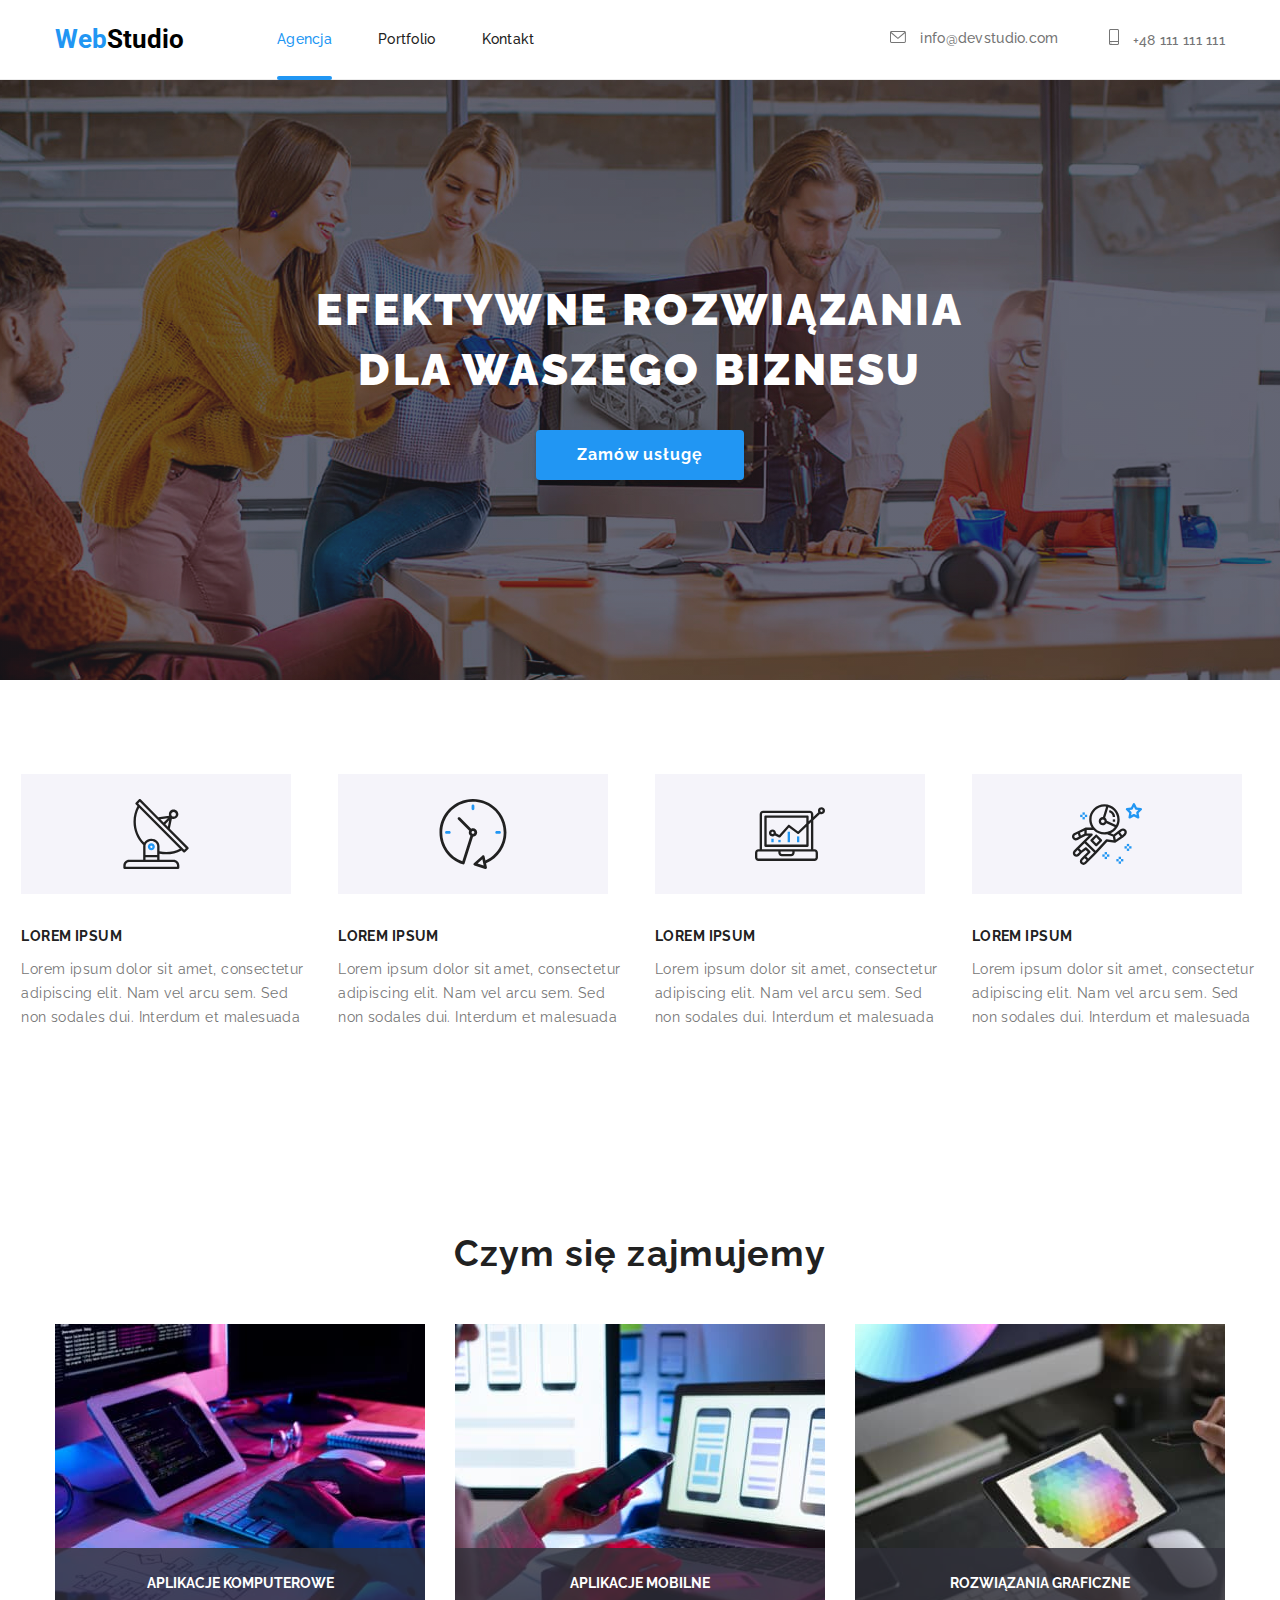
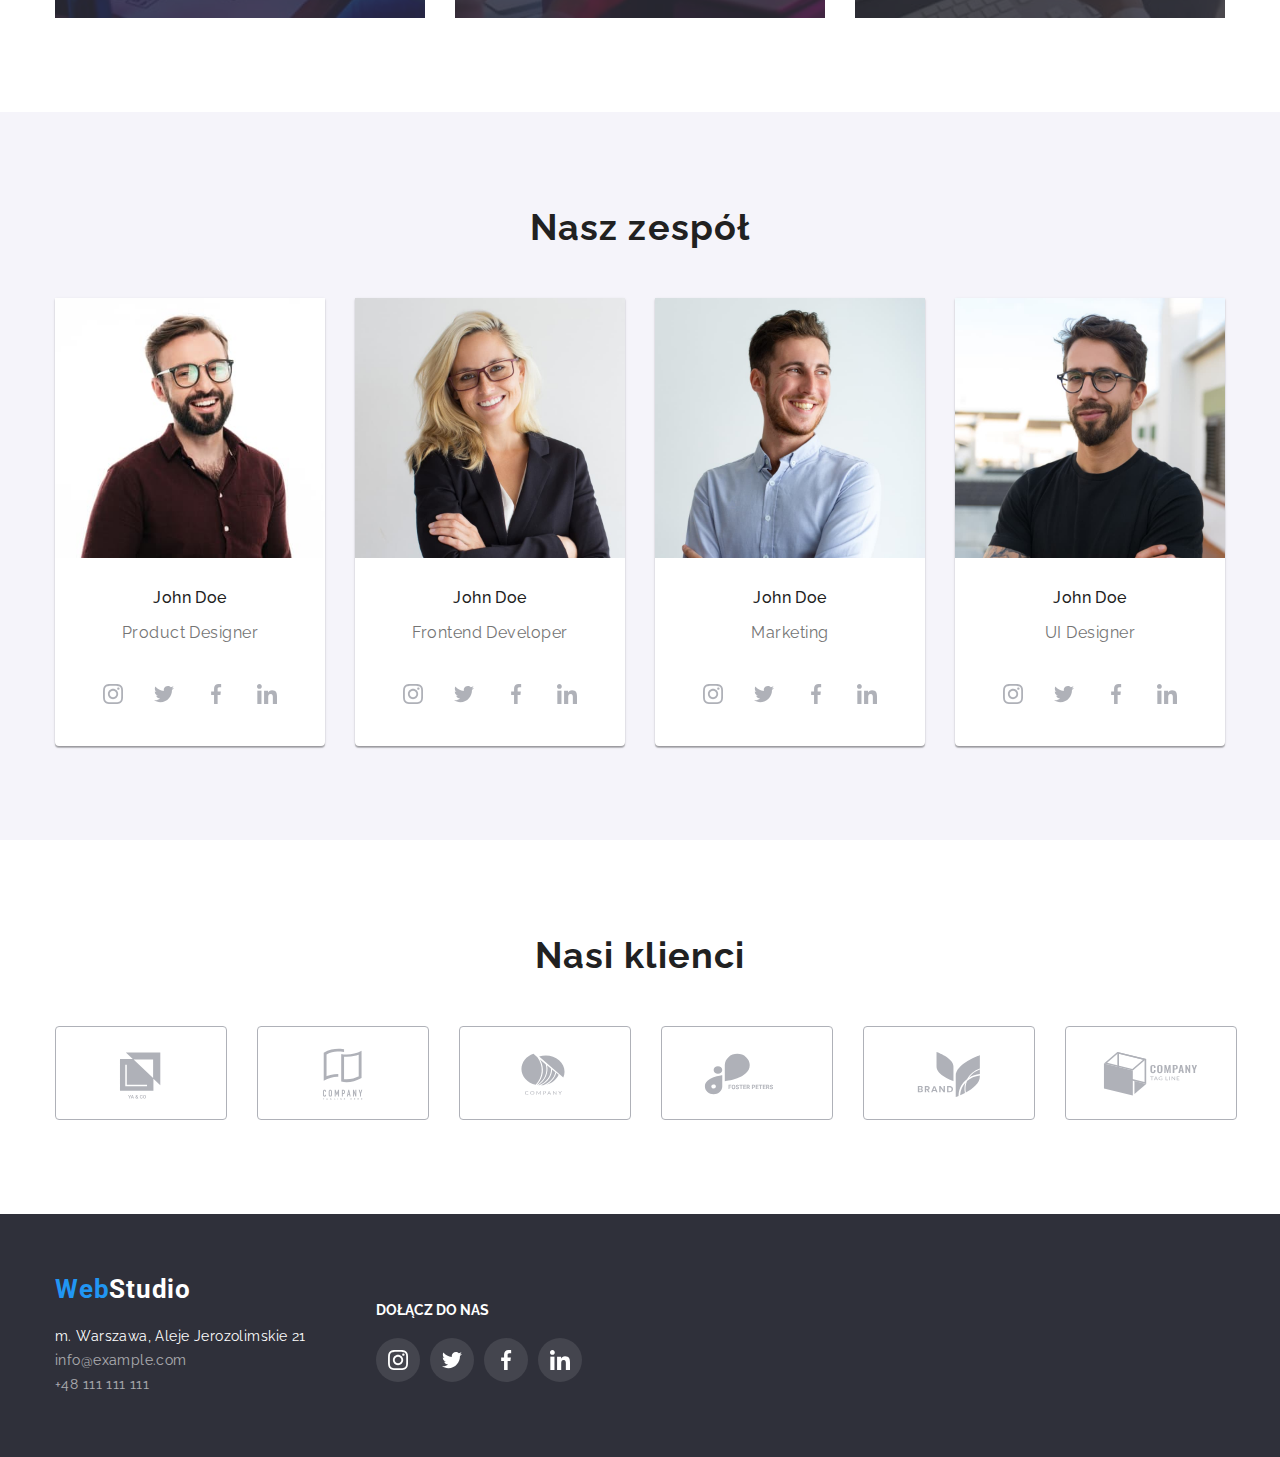
<file: index.html>
<!DOCTYPE html>
<html lang="pl">
<head>
    <meta charset="UTF-8">
    <meta http-equiv="X-UA-Compatible" content="IE=edge">
    <meta name="viewport" content="width=device-width, initial-scale=1.0">
    <title>Homework05</title>
    <link rel="stylesheet" href="https://cdnjs.cloudflare.com/ajax/libs/animate.css/4.1.1/animate.min.css"/>
    <link rel="stylesheet" href="https://cdnjs.cloudflare.com/ajax/libs/modern-normalize/1.0.0/modern-normalize.min.css"/>
    <link rel="stylesheet" href="./css/styles.css"/>
    <link rel="preconnect" href="https://fonts.googleapis.com">
    <link rel="preconnect" href="https://fonts.gstatic.com" crossorigin>
    <link href="https://fonts.googleapis.com/css2?family=Raleway:wght@700&family=Roboto:wght@400;500;700;900&display=swap" rel="stylesheet">
</head>
<body>
<!-- HEADER START -->
    <header class="header section">
        <div class="container">
            <nav class="navigation">
            <a class="logo-studio" href="index.html"><span class="logo-web">Web</span>Studio</a>
                <ul class="header-nav">
                    <li class="header-nav-list"><a class="header-nav-item header-nav-underline" href="index.html">Agencja</a></li>
                    <li class="header-nav-list"><a class="header-nav-item" href="portfolio.html">Portfolio</a></li>
                    <li class="header-nav-list"><a class="header-nav-item" href="#">Kontakt</a></li>
                </ul>
            </nav>
            <ul class="header-contacts">
                <li class="header-contacts-list"><a class="header-contacts-item" href="mailto:info@devstudio.com">
                    <svg class="contact-icon" width="16" height="12">
                        <use href="./images/sprite.svg#icon-envelope"></use>
                    </svg>
                    info@devstudio.com</a></li>
                <li class="header-contacts-list"><a class="header-contacts-item" href="tel:48111111111">
                    <svg class="contact-icon" width="10" height="16">
                        <use href="./images/sprite.svg#icon-smartphone"></use>
                    </svg>
                    +48 111 111 111</a></li>
            </ul>
        </div>
    </header>
<!-- HEADER END -->
    <main>
<!-- HERO START -->
    <section class="hero section">
    <div class="container">
        <h1 class="text-h1">EFEKTYWNE ROZWIĄZANIA DLA WASZEGO BIZNESU </h1>
        <button class="button-main"
        type="button" data-modal-open>Zamów usługę</button>
    </div>
    </section>
<!-- HERO END -->

<!-- MAIN START -->
<!-- Nasze atuty -->
    <section class="nasze-atuty section">
    <div class="container">
        <ul class="atuty-list">
            <li class="atuty-item">
                <svg class="atuty-icon" width="70" height="70">
                    <use href="./images/sprite.svg#icon-antenna"></use>
                </svg>
                <h3 class="atuty-header">LOREM IPSUM</h3>
                <p class="atuty-text">Lorem ipsum dolor sit amet, consectetur </br>adipiscing elit. Nam vel arcu sem. Sed </br>non sodales dui. Interdum et malesuada</p></li>
            <li class="atuty-item">
                <svg class="atuty-icon" width="70" height="70">
                    <use href="./images/sprite.svg#icon-clock"></use>
                </svg>
                <h3 class="atuty-header">LOREM IPSUM</h3>
                <p class="atuty-text">Lorem ipsum dolor sit amet, consectetur </br>adipiscing elit. Nam vel arcu sem. Sed </br>non sodales dui. Interdum et malesuada</p></li>
            <li class="atuty-item">
                <svg class="atuty-icon" width="70" height="70">
                    <use href="./images/sprite.svg#icon-diagram"></use>
                </svg>
                <h3 class="atuty-header">LOREM IPSUM</h3>
                <p class="atuty-text">Lorem ipsum dolor sit amet, consectetur </br>adipiscing elit. Nam vel arcu sem. Sed </br>non sodales dui. Interdum et malesuada</p></li>
            <li class="atuty-item">
                <svg class="atuty-icon" width="70" height="70">
                    <use href="./images/sprite.svg#icon-astronaut"></use>
                </svg>
                <h3 class="atuty-header">LOREM IPSUM</h3>
                <p class="atuty-text">Lorem ipsum dolor sit amet, consectetur </br>adipiscing elit. Nam vel arcu sem. Sed </br>non sodales dui. Interdum et malesuada</p></li>    
        </ul>
    </div>
    </section>
    <!-- Czym się zajmujemy -->
    <section class="activities section">
        <div class="container">
            <h2 class="text-h2">Czym się zajmujemy</h2>
    <ul class="activities-list no-bullets-list">
        <li class="activities-item">
            <div class="activities-image-container">
                <img src="./images/keyboard.jpg" alt="klawiatura" width='370' height='294'>
                <p class="activities-label">Aplikacje Komputerowe</p>
            </div>
        </li> 
        <li class="activities-item">
            <div class="activities-image-container">
                <img src="./images/laptop.jpg" alt="laptop" width='370' height='294'>
                <p class="activities-label">Aplikacje Mobilne</p>
            </div> 
        </li>
        <li class="activities-item">
            <div class="activities-image-container">
                <img src="./images/tablet.jpg" alt="tablet" width='370' height='294'>
          <p class="activities-label">Rozwiązania Graficzne</p>
            </div>
        </li> 
    </ul>
        </div>
    </section>

    <!-- Nasz zespół -->
    <section class="team section">
        <div class="container">
            <h2 class="text-h2">Nasz zespół</h2>
            <ul class="team-list no-bullets-list">
                <li class="team-item"><img src="./images/personone.jpg" alt="Product Designer" width="270" height="260">
                <h3 class="team-name">John Doe</h3>
                <p class="team-position">Product Designer</p>
                <ul class="social-list no-bullets-list">
                    <li class="social-list-item"><a class="social-list-link" href="#">
                        <svg class="social-icon">
                            <use href="./images/sprite.svg#icon-instagram"></use>
                        </svg>
                        </a></li>
                    <li class="social-list-item"><a class="social-list-link" href="#">
                        <svg class="social-icon">
                            <use href="./images/sprite.svg#icon-twitter"></use>
                        </svg>
                        </a></li>
                    <li class="social-list-item"><a class="social-list-link" href="#">
                        <svg class="social-icon">
                            <use href="./images/sprite.svg#icon-facebook"></use>
                        </svg>
                        </a></li>
                    <li class="social-list-item"><a class="social-list-link" href="#">
                        <svg class="social-icon">
                            <use href="./images/sprite.svg#icon-linkedin"></use>
                        </svg>
                        </a></li>
                </ul>
                </li>
                <li class="team-item"><img src="./images/persontwo.jpg" alt="Frontend Developer" width="270" height="260">
                <h3 class="team-name">John Doe</h3>
                <p class="team-position">Frontend Developer</p>
                <ul class="social-list no-bullets-list">
                    <li class="social-list-item"><a class="social-list-link" href="#">
                        <svg class="social-icon">
                            <use href="./images/sprite.svg#icon-instagram"></use>
                        </svg>
                        </a></li>
                    <li class="social-list-item"><a class="social-list-link" href="#">
                        <svg class="social-icon">
                            <use href="./images/sprite.svg#icon-twitter"></use>
                        </svg>
                        </a></li>
                    <li class="social-list-item"><a class="social-list-link" href="#">
                        <svg class="social-icon">
                            <use href="./images/sprite.svg#icon-facebook"></use>
                        </svg>
                        </a></li>
                    <li class="social-list-item"><a class="social-list-link" href="#">
                        <svg class="social-icon">
                            <use href="./images/sprite.svg#icon-linkedin"></use>
                        </svg>
                        </a></li>
                </ul>
                </li>
                <li class="team-item"><img src="./images/personthree.jpg" alt="Marketing" width="270" height="260">
                <h3 class="team-name">John Doe</h3>
                <p class="team-position">Marketing</p>
                <ul class="social-list no-bullets-list">
                    <li class="social-list-item"><a class="social-list-link" href="#">
                        <svg class="social-icon">
                            <use href="./images/sprite.svg#icon-instagram"></use>
                        </svg>
                        </a></li>
                    <li class="social-list-item"><a class="social-list-link" href="#">
                        <svg class="social-icon">
                            <use href="./images/sprite.svg#icon-twitter"></use>
                        </svg>
                        </a></li>
                    <li class="social-list-item"><a class="social-list-link" href="#">
                        <svg class="social-icon">
                            <use href="./images/sprite.svg#icon-facebook"></use>
                        </svg>
                        </a></li>
                    <li class="social-list-item"><a class="social-list-link" href="#">
                        <svg class="social-icon">
                            <use href="./images/sprite.svg#icon-linkedin"></use>
                        </svg>
                        </a></li>
                </ul>
                </li>
                <li class="team-item"><img src="./images/personfour.jpg" alt="UI Designer" width="270" height="260">
                <h3 class="team-name">John Doe</h3>
                <p class="team-position">UI Designer</p>
                <ul class="social-list no-bullets-list">
                    <li class="social-list-item"><a class="social-list-link" href="#">
                        <svg class="social-icon">
                            <use href="./images/sprite.svg#icon-instagram"></use>
                        </svg>
                        </a></li>
                    <li class="social-list-item"><a class="social-list-link" href="#">
                        <svg class="social-icon">
                            <use href="./images/sprite.svg#icon-twitter"></use>
                        </svg>
                        </a></li>
                    <li class="social-list-item"><a class="social-list-link" href="#">
                        <svg class="social-icon">
                            <use href="./images/sprite.svg#icon-facebook"></use>
                        </svg>
                        </a></li>
                    <li class="social-list-item"><a class="social-list-link" href="#">
                        <svg class="social-icon">
                            <use href="./images/sprite.svg#icon-linkedin"></use>
                        </svg>
                        </a></li>
                </ul>
                </li>
            </ul>
        </div>
    </section>
    <!-- Nasi klienci -->
    <section class="clients section">
         <div class="container">
            <h2 class="text-h2">Nasi klienci</h2>
             <ul class="clients-list no-bullets-list">
                 <li class="clients-item"><a class="clients-link" href="#">
                     <svg class="clients-icon" width="106" height="60">
                         <use href="./images/sprite.svg#icon-Logo1"></use>
                     </svg>
                 </a></li>
                 <li class="clients-item"><a class="clients-link" href="#">
                     <svg class="clients-icon" width="106" height="60">
                         <use href="./images/sprite.svg#icon-Logo2"></use>
                     </svg>
                 </a></li>
                 <li class="clients-item"><a class="clients-link" href="#">
                     <svg class="clients-icon" width="106" height="60">
                         <use href="./images/sprite.svg#icon-Logo3"></use>
                     </svg>
                 </a></li>
                 <li class="clients-item"><a class="clients-link" href="#">
                     <svg class="clients-icon" width="106" height="60">
                         <use href="./images/sprite.svg#icon-Logo4"></use>
                     </svg>
                 </a></li>
                 <li class="clients-item"><a class="clients-link" href="#">
                     <svg class="clients-icon" width="106" height="60">
                         <use href="./images/sprite.svg#icon-Logo5"></use>
                     </svg>
                 </a></li>
                 <li class="clients-item"><a class="clients-link" href="#">
                     <svg class="clients-icon" width="106" height="60">
                         <use href="./images/sprite.svg#icon-Logo6"></use>
                     </svg>
                 </a></li>
             </ul>
         </div>
    </section>
    </main>

    <footer class="footer-box section">
        <div class="container">
            <div class="footer">
             <a class="footer-logo" href="index.html"><span class="logo-web">Web</span>Studio</a>
             <address class="footer-address"> 
                m. Warszawa, Aleje Jerozolimskie 21 <br>
                <a class="footer-link" href="mailto:info@example.com">info@example.com</a><br>
                <a class="footer-link" href="tel:48111111111">+48 111 111 111</a>
            </address>
            </div>
            <div class="footer-social">
                <h4 class="footer-h4">Dołącz do nas</h4>
                <ul class="footer-social-list no-bullets-list">
                    <li class="footer-social-item"><a class="footer-social-link" href="#">
                        <svg class="footer-social-icon" width="20" height="20">
                         <use href="./images/sprite.svg#icon-instagram"></use>
                        </svg>
                    </a></li>
                    <li class="footer-social-item"><a class="footer-social-link" href="#">
                        <svg class="footer-social-icon" width="20" height="20">
                            <use href="./images/sprite.svg#icon-twitter"></use>
                        </svg>
                    </a></li>
                    <li class="footer-social-item"><a class="footer-social-link" href="#">
                        <svg class="footer-social-icon" width="20" height="20">
                            <use href="./images/sprite.svg#icon-facebook"></use>
                        </svg>
                    </a></li>
                    <li class="footer-social-item"><a class="footer-social-link" href="#">
                        <svg class="footer-social-icon" width="20" height="20">
                            <use href="./images/sprite.svg#icon-linkedin"></use>
                        </svg>
                    </a></li>
                </ul>
            </div>
        </div>
    </footer> 
    <div class="backdrop is-hidden" data-modal>
        <div class="modal">
            <button type="button" class="close-btn" data-modal-close>
                <svg class="close-btn-icon" width="18" height="18">
                    <use href="./images/sprite.svg#icon-close-btn"></use>
                </svg>
            </button>
        </div>
    </div>
    <script src="./js/modal.js"></script>
</body>
</html>
</file>
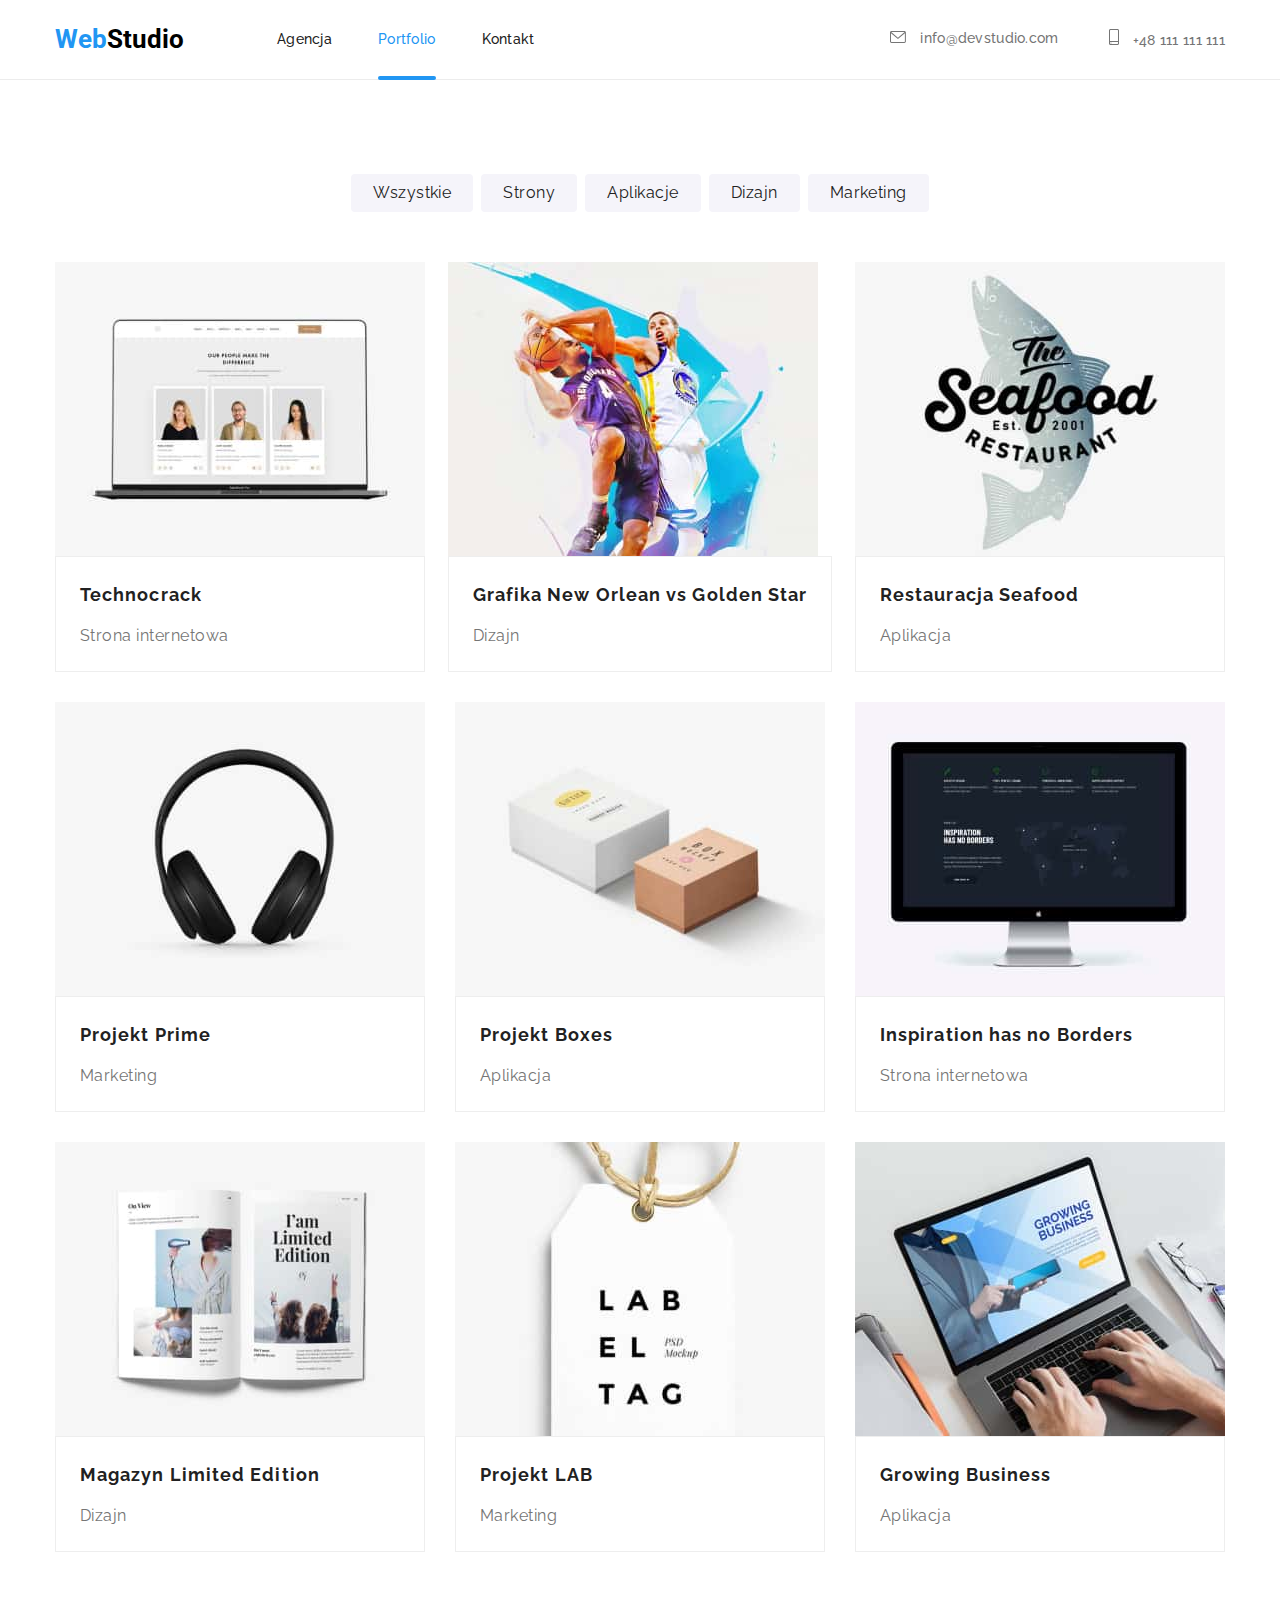
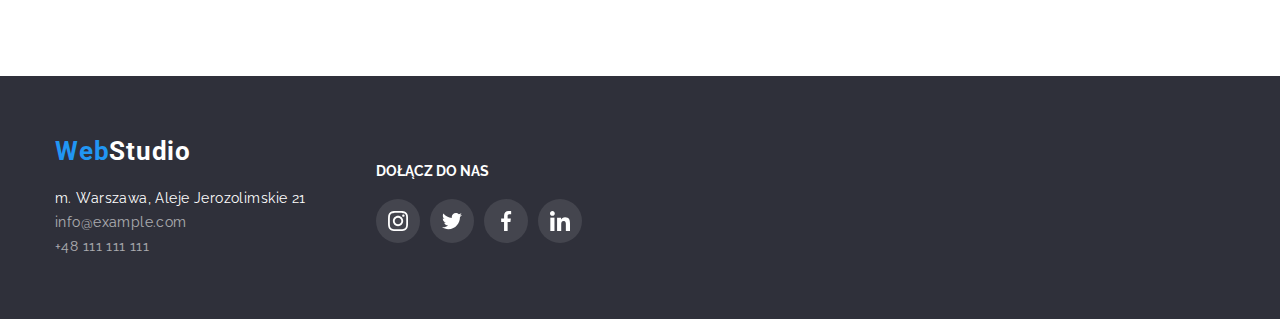
<file: portfolio.html>
<!DOCTYPE html>
<html lang="pl">
<head>
    <meta charset="UTF-8">
    <meta http-equiv="X-UA-Compatible" content="IE=edge">
    <meta name="viewport" content="width=device-width, initial-scale=1.0">
    <title>Homework05</title>
    <link rel="stylesheet" href="https://cdnjs.cloudflare.com/ajax/libs/animate.css/4.1.1/animate.min.css"/>
    <link rel="stylesheet" href="https://cdnjs.cloudflare.com/ajax/libs/modern-normalize/1.0.0/modern-normalize.min.css"/>
    <link rel="stylesheet" href="./css/styles.css"/>
    <link rel="preconnect" href="https://fonts.googleapis.com">
    <link rel="preconnect" href="https://fonts.gstatic.com" crossorigin>
    <link href="https://fonts.googleapis.com/css2?family=Raleway:wght@700&family=Roboto:wght@400;500;700;900&display=swap" rel="stylesheet">
</head>
<body>
    <header class="header section">
        <div class="container">
            <nav class="navigation">
            <a class="logo-studio" href="index.html"><span class="logo-web">Web</span>Studio</a>
                <ul class="header-nav">
                    <li class="header-nav-list"><a class="header-nav-item" href="index.html">Agencja</a></li>
                    <li class="header-nav-list"><a class="header-nav-item header-nav-underline" href="portfolio.html">Portfolio</a></li>
                    <li class="header-nav-list"><a class="header-nav-item" href="#">Kontakt</a></li>
                </ul>
            </nav>
            <ul class="header-contacts">
                <li class="header-contacts-list"><a class="header-contacts-item" href="mailto:info@devstudio.com">
                    <svg class="contact-icon" width="16" height="12">
                        <use href="./images/sprite.svg#icon-envelope"></use>
                    </svg>
                    info@devstudio.com</a></li>
                <li class="header-contacts-list"><a class="header-contacts-item" href="tel:48111111111">
                    <svg class="contact-icon" width="10" height="16">
                        <use href="./images/sprite.svg#icon-smartphone"></use>
                    </svg>
                    +48 111 111 111</a></li>
            </ul>
        </div>
    </header>
    <!-- Buttons Menu -->
    <main>
        <section class="hero-portfolio section">
            <div class="container">
                <ul class="buttons-list no-bullets-list">
                    <li class="buttons-item">
                        <button
                        class="buttons"
                        type="button">Wszystkie</button>
                    </li>
                    <li class="buttons-item">
                        <button
                            class="buttons"
                            type="button">Strony</button>
                    </li>
                    <li class="buttons-item">
                        <button
                            class="buttons"
                            type="button">Aplikacje</button>
                    </li>
                    <li class="buttons-item">
                        <button
                            class="buttons"
                            type="button">Dizajn</button>
                    </li>
                    <li class="buttons-item">
                        <button
                            class="buttons"
                            type="button">Marketing</button>
                    </li>
                </ul>
            </div>
        </section>
    <!-- Main menu pictures -->
        <section class="main-portfolio section">
            <div class="container">
                <ul class="pictures-menu-list no-bullets-list">
                    <li class="pictures-menu-item">
                        <div class="main-menu-img-container">
                            <img class="main-menu-flex" src="./images/portfolio/01_laptop.jpg" alt="Laptop" width="370" height="294">
                            <div class="main-menu-img-overlay">
                                <p class="main-menu-img-overlay-text">Technocrack jest popularną platformą wykorzystywaną do rozpowszechniania koronawirusa. Firmy wykorzystują tę platformę do celów szpiegowskich i ataków na niezabezpieczone serwery konkurencji</p>
                            </div>
                        </div>
                       <div class="main-menu-caption">
                            <h3 class="main-menu-header">Technocrack</h3>
                            <p class="main-menu-text">Strona internetowa</p>
                       </div>
                    </li>
                    <li class="pictures-menu-item">
                        <div class="main-menu-img-container">
                            <img class="main-menu-flex" src="./images/portfolio/02_basketball.jpg" alt="Dizajn" width="370" height="294">
                            <div class="main-menu-img-overlay">
                                <p class="main-menu-img-overlay-text">Technocrack jest popularną platformą wykorzystywaną do rozpowszechniania koronawirusa. Firmy wykorzystują tę platformę do celów szpiegowskich i ataków na niezabezpieczone serwery konkurencji</p>
                            </div>
                        </div>
                        <div class="main-menu-caption">
                            <h3 class="main-menu-header">Grafika New Orlean vs Golden Star</h3>
                            <p class="main-menu-text">Dizajn</p>
                        </div>
                    </li>
                    <li class="pictures-menu-item">
                        <div class="main-menu-img-container">
                            <img class="main-menu-flex"  src="./images/portfolio/03_restaurant.jpg" alt="Logo Restauracji Seafood" width="370" height="294">
                            <div class="main-menu-img-overlay">
                                <p class="main-menu-img-overlay-text">Technocrack jest popularną platformą wykorzystywaną do rozpowszechniania koronawirusa. Firmy wykorzystują tę platformę do celów szpiegowskich i ataków na niezabezpieczone serwery konkurencji</p>
                            </div>
                        </div>
                        <div class="main-menu-caption">
                            <h3 class="main-menu-header">Restauracja Seafood</h3>
                            <p class="main-menu-text">Aplikacja</p>
                        </div>
                    </li>
                    <li class="pictures-menu-item">
                        <div class="main-menu-img-container">
                            <img class="main-menu-flex" src="./images/portfolio/04_headphones.jpg" alt="Słuchawki" width="370" height="294">
                            <div class="main-menu-img-overlay">
                                <p class="main-menu-img-overlay-text">Technocrack jest popularną platformą wykorzystywaną do rozpowszechniania koronawirusa. Firmy wykorzystują tę platformę do celów szpiegowskich i ataków na niezabezpieczone serwery konkurencji</p>
                            </div>
                        </div>
                        <div class="main-menu-caption">
                            <h3 class="main-menu-header">Projekt Prime</h3>
                            <p class="main-menu-text">Marketing</p>
                        </div>
                    </li>
                    <li class="pictures-menu-item">
                        <div class="main-menu-img-container">
                            <img class="main-menu-flex" src="./images/portfolio/05_boxes.jpg" alt="Pudełka" width="370" height="294">
                            <div class="main-menu-img-overlay">
                                <p class="main-menu-img-overlay-text">Technocrack jest popularną platformą wykorzystywaną do rozpowszechniania koronawirusa. Firmy wykorzystują tę platformę do celów szpiegowskich i ataków na niezabezpieczone serwery konkurencji</p>
                            </div>
                        </div>
                        <div class="main-menu-caption">
                            <h3 class="main-menu-header">Projekt Boxes</h3>
                            <p class="main-menu-text">Aplikacja</p>
                        </div>
                    </li>
                    <li class="pictures-menu-item">
                        <div class="main-menu-img-container">
                        <img class="main-menu-flex" src="./images/portfolio/06_monitor.jpg" alt="Monitor" width="370" height="294">
                            <div class="main-menu-img-overlay">
                                <p class="main-menu-img-overlay-text">Technocrack jest popularną platformą wykorzystywaną do rozpowszechniania koronawirusa. Firmy wykorzystują tę platformę do celów szpiegowskich i ataków na niezabezpieczone serwery konkurencji</p>
                            </div>
                        </div>
                        <div class="main-menu-caption">
                            <h3 class="main-menu-header">Inspiration has no Borders</h3>
                            <p class="main-menu-text">Strona internetowa</p>
                        </div>
                    </li>
                    <li class="pictures-menu-item">
                        <div class="main-menu-img-container">
                            <img class="main-menu-flex" src="./images/portfolio/07_magazine.jpg" alt="Gazetka" width="370" height="294">
                            <div class="main-menu-img-overlay">
                                <p class="main-menu-img-overlay-text">Technocrack jest popularną platformą wykorzystywaną do rozpowszechniania koronawirusa. Firmy wykorzystują tę platformę do celów szpiegowskich i ataków na niezabezpieczone serwery konkurencji</p>
                            </div>
                        </div>
                        <div class="main-menu-caption">
                            <h3 class="main-menu-header">Magazyn Limited Edition</h3>
                            <p class="main-menu-text">Dizajn</p>
                        </div>
                    </li>
                    <li class="pictures-menu-item">
                        <div class="main-menu-img-container">
                            <img class="main-menu-flex" src="./images/portfolio/08_tag.jpg" alt="Metka" width="370" height="294">
                            <div class="main-menu-img-overlay">
                                <p class="main-menu-img-overlay-text">Technocrack jest popularną platformą wykorzystywaną do rozpowszechniania koronawirusa. Firmy wykorzystują tę platformę do celów szpiegowskich i ataków na niezabezpieczone serwery konkurencji</p>
                            </div>
                        </div>
                        <div class="main-menu-caption">
                            <h3 class="main-menu-header">Projekt LAB</h3>
                            <p class="main-menu-text">Marketing</p>
                        </div>
                    </li>
                    <li class="pictures-menu-item">
                        <div class="main-menu-img-container">
                            <img class="main-menu-flex" src="./images/portfolio/09_writting.jpg" alt="Pisanie na laptopie" width="370" height="294">
                            <div class="main-menu-img-overlay">
                                <p class="main-menu-img-overlay-text">Technocrack jest popularną platformą wykorzystywaną do rozpowszechniania koronawirusa. Firmy wykorzystują tę platformę do celów szpiegowskich i ataków na niezabezpieczone serwery konkurencji</p>
                            </div>
                        </div>
                        <div class="main-menu-caption">
                            <h3 class="main-menu-header">Growing Business</h3>
                            <p class="main-menu-text">Aplikacja</p>
                        </div>
                    </li>
                </ul>
            </div>
    </section>
    </main>
    <!-- Footer box -->
    <footer class="footer-box section">
        <div class="container">
            <div class="footer">
             <a class="footer-logo" href="index.html"><span class="logo-web">Web</span>Studio</a>
             <address class="footer-address"> 
                m. Warszawa, Aleje Jerozolimskie 21 <br>
                <a class="footer-link" href="mailto:info@example.com">info@example.com</a><br>
                <a class="footer-link" href="tel:48111111111">+48 111 111 111</a>
            </address>
            </div>
            <div class="footer-social">
                <h4 class="footer-h4">Dołącz do nas</h4>
                <ul class="footer-social-list no-bullets-list">
                    <li class="footer-social-item"><a class="footer-social-link" href="#">
                        <svg class="footer-social-icon" width="20" height="20">
                         <use href="./images/sprite.svg#icon-instagram"></use>
                        </svg>
                    </a></li>
                    <li class="footer-social-item"><a class="footer-social-link" href="#">
                        <svg class="footer-social-icon" width="20" height="20">
                            <use href="./images/sprite.svg#icon-twitter"></use>
                        </svg>
                    </a></li>
                    <li class="footer-social-item"><a class="footer-social-link" href="#">
                        <svg class="footer-social-icon" width="20" height="20">
                            <use href="./images/sprite.svg#icon-facebook"></use>
                        </svg>
                    </a></li>
                    <li class="footer-social-item"><a class="footer-social-link" href="#">
                        <svg class="footer-social-icon" width="20" height="20">
                            <use href="./images/sprite.svg#icon-linkedin"></use>
                        </svg>
                    </a></li>
                </ul>
            </div>
        </div>
    </footer> 
</body>
</html>
</file>
<file: css/styles.css>
:root{
    --brand-blue: #2196F3;
    --main-black: #212121;
    --main-grey: #757575;
    --icon-grey: #AFB1B8;
    --footer-contact-col: rgba(255, 255, 255, 0.6);
    --background-colour: #2F303A;
    --background-colour-team: #F5F4FA;
    --header-border-colour: #ECECEC;
    --portfolio-main-menu-border-box:  #EEEEEE;
    --logo-black: #000000;
    --white: #FFFFFF;
    --logo-font: "Roboto", sans-serif;
    --text-font: "Raleway", sans-serif;
}
body{
    font-family: var(--text-font);
    font-weight: 400;
    color: var(--main-black);
    margin: 0px auto;
}

h1,
h2,
h3,
h4,
h5,
h6{
    margin: 0;
    }
ul,
ol{
    padding: 0;
    margin: 0;
}
p{
    padding: 0;
}
img{
    display: block;
}

.container{
    width: 1200px;
    padding: 0px 15px;
    align-items:center;
    margin: auto;
}
.section{
    padding-top: 94px;
    padding-bottom: 94px;
}
.no-bullets-list{
    list-style: none;
}

/* HEADER START */
.header{
    padding: 0;
    border-bottom: 1px solid var(--header-border-colour) ;
}
.header .container{
    width: 1200px;
    display: flex;
    justify-content: space-around;
    align-items: center;
    padding-top: 24px;
    padding-bottom: 24px;
    margin: 0px auto;
}
.navigation{
    display: flex;
    align-items: center;
}
.logo-studio{
    color: var(--logo-black);
    font-size: 26px;
    font-family: var(--logo-font);
    letter-spacing: 0,03em;
    font-style: normal;
    font-weight: 700;
    text-decoration: none;
    line-height: 1.192;

    margin-right: 93px;
}
.logo-web{
    color: var(--brand-blue);
    font-size: 26px;
    font-family: var(--logo-font);
    letter-spacing: 0,03em;
    font-style: normal;
    font-weight: 700;
    text-decoration: none;
    line-height: 1.192;
}

.header-nav{
    font-family: var(--text-font);
    font-size: 14px;
    font-weight: 500;
    font-style: normal;
    letter-spacing: 0.02em;
    line-height: 1.143;
    list-style: none;
    text-decoration: none;

    display: flex;
    align-items: center;
    }
.header-nav:hover,
.header-nav:focus{
    font-family: var(--text-font);
    font-size: 14px;
    font-weight: 500;
    font-style: normal;
    letter-spacing: 0.02em;
    line-height: 1.143;
    list-style: none;
    color: var(--brand-blue);
    text-decoration: none;
    }

.header-nav-item{
    font-family: var(--text-font);
    font-size: 14px;
    font-weight: 500;
    font-style: normal;
    letter-spacing: 0.02em;
    line-height: 1.143;
    list-style: none;
    text-decoration: none;
    color: var(--main-black);
    position: relative;

    transition: 250ms cubic-bezier(0.4, 0, 0.2, 1);
}
.header-nav-item:hover,
.header-nav-item:focus{
    color: var(--brand-blue);
}
.header-nav-list:not(:last-child){
    margin-right: 46px;
}
.header-nav-underline::after{
    content: "";
    height: 4px;
    width: 100%;
    background-color: var(--brand-blue);
    display: block;
    bottom: 0;
    left: 0;
    position: absolute;
    border-radius: 2px;

    transform: translateY(33px);
}
.header-nav-underline{
    color: var(--brand-blue);
}
.header-contacts{
    display: flex;
    list-style: none;
}
.header-contacts-item{
    font-family: var(--text-font);
    font-size: 14px;
    font-weight: 500;
    font-style: normal;
    text-decoration: none;
    letter-spacing: 0.02em;
    line-height: 1.143;
    color: var(--main-grey);
    fill: var(--main-grey);

    transition: 250ms cubic-bezier(0.4, 0, 0.2, 1);
    }
.header-contacts-item:hover,
.header-contacts-item:focus{
    color: var(--brand-blue);
    fill: var(--brand-blue);
}
.header .header-contacts{
    margin-left: auto;
}
.header-contacts-list:not(:last-child){
    margin-right: 50px;
}
.contact-icon{
    margin-right: 10px;
}

/* HEADER END */

/* HERO START */
/* index - hero */
.hero{
    background-image: 
    linear-gradient(
        rgba(47, 48, 58, 0.4),
        rgba(47, 48, 58, 0.4)),
        url("../images/hero-bg.jpg");
    background-color: var(--background-colour);
    padding-top: 200px;
    padding-bottom: 200px;
    background-repeat: no-repeat;  
    background-position: center;
    background-size: 1600px;
}
.hero .container{
    width: 696px;
    margin-left: auto;
    margin-right: auto;
    text-align: center;
}
.text-h1{
    font-size: 44px;
    font-family: var(--text-font);
    font-weight: 900;
    letter-spacing: 00.06em;
    line-height: 1.364;
    color: var(--white);
    text-transform: uppercase;

    margin-bottom: 30px;
}

.button-main{
    font-family: var(--text-font);
    font-weight: 700;
    font-size: 16px;
    letter-spacing: 00.06em;
    color: var(--white);
    background-color: var(--brand-blue);
    line-height: 1.875;
    cursor: pointer;
    border-style: none;
    text-align: center;

    border-radius: 4px;
    box-shadow: 0px 4px 4px rgba(0, 0, 0, 0.15);
    padding: 10px 41px;
    margin-right: auto;
    margin-left: auto;
    display: block;
}
/* porfolio - buttons */
.hero-portfolio{
    padding-bottom: 50px;
}
.buttons-list{
    display: flex;
    justify-content: center;
}
.buttons-item:not(:last-child){
    margin-right: 8px;
}
.buttons{
    font-size: 16px;
    line-height: 1.625;
    text-align: center;
    color: var(--main-black);
    border: none;
    cursor: pointer;
    font-family: var(--text-font);
    font-size: 16px;
    font-style: normal;
    letter-spacing: 0.03em;
    background-color: var(--background-colour-team);
    border-radius: 4px;

    height: 38px;
    padding: 6px 22px;

    transition: 250ms cubic-bezier(0.4, 0, 0.2, 1);
    }
.buttons:hover,
.buttons:focus{
    background-color: var(--brand-blue);
    color: var(--white);
    border: none;
    cursor: pointer;
    font-family: var(--text-font);
    font-size: 16px;
    font-style: normal;
    letter-spacing: 0.03em;
    line-height: 1.625;
    border-radius: 4px;
    box-shadow: 0px 3px 1px rgba(0, 0, 0, 0.1), 0px 1px 2px rgba(0, 0, 0, 0.08),
    0px 2px 2px rgba(0, 0, 0, 0.12);
}
/* HERO END */

/* MAIN START */
/* portfolio - pictures menu */
.main-portfolio{
    padding-top: 0;
}
.pictures-menu-list{
    display: flex;
    justify-content: space-between;
    flex-wrap: wrap;
    }
.pictures-menu-item:not(:last-child){
    margin-bottom: 30px;
    /* margin-right: 30px; */
}
.pictures-menu-item{
    background: var(--white);

    transition: 250ms cubic-bezier(0.4, 0, 0.2, 1);
      }
.pictures-menu-item:hover,
.pictures-menu-item:focus{
    box-shadow: 0px 1px 1px rgba(0, 0, 0, 0.12), 
                0px 4px 4px rgba(0, 0, 0, 0.06), 
                1px 4px 6px rgba(0, 0, 0, 0.16);
}
.main-menu-header{
    font-family: var(--text-font);
    font-size: 18px;
    font-weight: 700;
    letter-spacing: 0.06em;
    color: var(--main-black);
    line-height: 2;
    padding: 20px 24px 4px 24px;
    }
.main-menu-text{
    font-family: var(--text-font);
    font-size: 16px;
    font-weight: 400;
    letter-spacing: 0.03em;
    color: var(--main-grey);
    line-height: 1.875;
    padding: 4px 24px 20px 24px;
    margin: 0;
}
.main-menu-flex{
    flex-flow: column wrap;
    flex-wrap: wrap;
    justify-content: column;
}
.main-menu-caption{
    border: 1px solid var(--portfolio-main-menu-border-box) ;
    }
.main-menu-img-container{
    position: relative;
    overflow: hidden;
}
.main-menu-img-overlay{
    position: absolute;
    bottom: 0;
    left: 0;
    background-color:rgba(33, 150, 243, 0.9);
    padding: 49px 45px 49px 24px;
    width: 100%;
    height: 100%;

    transition-property: transform;
    transition-duration: 250ms;
    transition-timing-function: cubic-bezier(0.4, 0, 0.2, 1);
    transform: translateY(100%)
}
/* .pictures-menu-item .main-menu-overlay{
    transition-property: transform;
} */
.pictures-menu-item:hover .main-menu-img-overlay{
    transform: translateY(0);
    }
.main-menu-img-overlay-text{
    font-size: 18px;
    letter-spacing: 3%;
    line-height: 1.556;
    color: var(--white);
    margin: 0;
}


/* index - nasze atuty */
.nasze-atuty{
    padding-top: 94px;
    padding-bottom: 94px;
}
.nasze-atuty .atuty-list{
    width: 1170px;
    list-style: none;
    display: flex;
    justify-content: center;
}
.atuty-item:not(:last-child){
    margin-right: 30px;
}
.atuty-header{
    font-family: var(--text-font);
    font-size: 14px;
    font-weight: 700;
    letter-spacing: 0.03em;
    color: var(--main-black);
    line-height: 1.143;

    margin-bottom: 10px;
}
.atuty-text{
    font-family: var(--text-font);
    font-size: 14px;
    font-weight: 400;
    letter-spacing: 0.03em;
    color: var(--main-grey);
    line-height: 1.714;
    white-space: pre;
}
.atuty-icon{
    background-color: var(--background-colour-team);
    width: 270px;
    height: 120px;
    padding: 25px 100px;
    margin-bottom: 30px;
}
/* index - czym się zajmuje */
.activities-list{
    /* margin-bottom: 94px; */
}
.activities{
    /* padding-top: 0;
    padding-bottom: 94px; */
    display: flex;
}
.activities,
.activities-list{
    display: flex;
    justify-content: center;
}
.text-h2{
    font-family: var(--text-font);
    font-size: 36px;
    font-weight: 700;
    letter-spacing: 0.03em;
    color: var(--main-black);
    line-height: 1.167;
    text-align: center;

    margin-bottom: 50px;
}
.activities-item:not(:last-child){
    margin-right: 30px;
}
.activities-image-container{
    position: relative;
}
.activities-image-container > .activities-label{
    text-transform: uppercase;
    color: var(--white);
    font-family: var(--text-font);
    font-weight: 700;
    font-size: 14px;
    line-height: 1.143;
    letter-spacing: 3%;
    text-align: center;

    position: absolute;
    bottom: 0;
    margin: 0;
    background-color: rgba(47, 48, 58, 0.8);
    padding: 27px 91px;
    width: 100%;
}
/* index - nasz zespół */
.team{
    display: flex;
    background-color: var(--background-colour-team);
    /* width: 1200px; */
    justify-content: center;
}
.team .team-list{
    display: flex;
    justify-content: space-between;
}
.team-item:not(:last-child){
    margin-right: 30px;
}
.team-item{
    background-color: var(--white);
    box-shadow: 0px 1px 3px rgba(0, 0, 0, 0.12),
    0px 1px 1px rgba(0, 0, 0, 0.14),
    0px 2px 1px rgba(0, 0, 0, 0.2);
    border-radius: 0px 0px 4px 4px;

}
.team-name{
    font-family: var(--text-font);
    font-size: 16px;
    font-weight: 500;
    letter-spacing: 0.03em;
    color: var(--main-black);
    line-height: 1.188;
    text-align: center;

    margin-top: 30px;
    margin-bottom: 10px;
    /* padding: 99px 59px 99px 290px; */
}
.team-position{
    font-family: var(--text-font);
    font-size: 16px;
    font-weight: 400;
    letter-spacing: 0.03em;
    color: var(--main-grey);
    line-height: 1.188;
    text-align: center;

    margin-bottom: 30px;
}
.social-list{
    display: flex;
    align-content: center;
    justify-content: space-around;
    margin-bottom: 30px;
    padding-left: 32px;
    padding-right: 32px;
}
.social-list-item{}
.social-list-link{
    display: flex;
    align-items: center;
    justify-content: center;
    fill: var(--icon-grey);
    width: 44px;
    height: 44px;
    background-color: var(--white);
    border-radius: 50%;

    transition: 250ms cubic-bezier(0.4, 0, 0.2, 1);
}
.social-list-link:hover,
.social-list-link:focus{
    fill: var(--white);
    width: 44px;
    height: 44px;
    background-color: var(--brand-blue);
    border-radius: 50%;
}
.social-icon{
    width: 20px;
    height: 20px;
}

/* Nasi klienci */
.clients{}

.clients-list{
    display: flex;
    align-content: center;
    justify-content: space-between;
}

.clients-item:not(:last-child){
    margin-right: 30px;
}
.clients-link{
    display: flex;
    padding: 18px 32px 14px 32px;
    border: 1px solid var(--icon-grey);
    border-radius: 4px;
    fill: var(--icon-grey);

    transition: 250ms cubic-bezier(0.4, 0, 0.2, 1);
}

.clients-link:hover,
.clients-link:focus{
    fill: var(--brand-blue);
    border-color: var(--brand-blue);
}


/* MAIN END */

/* FOOTER START */
.footer-box{
    padding: 0;
    background-color: var(--background-colour);
}
.footer-box .container{
    display: flex;
}
.footer{
    padding-top: 60px;
    margin-right: 70px;
}
.footer-logo{
    color: var(--white);
    font-size: 26px;
    font-family: var(--logo-font);
    letter-spacing: 0.03em;
    font-weight: 700;
    text-decoration: none;
    line-height: 1.192;

    margin-bottom: 20px;
}
.footer-address{
    color: var(--white);
    font-family: var(--text-font);
    font-weight: 400;
    font-size: 14px;
    font-style: normal;
    letter-spacing: 0.03em;
    line-height: 1.714;

    padding-bottom: 60px;
    padding-top: 20px;
}
.footer-link{
    color:var(--white) ;
    opacity: 60%;
    text-decoration: none;
    font-family: var(--text-font);
    font-weight: 400;
    font-size: 14px;
    letter-spacing: 3%;
    line-height: 1.714;

    transition: 250ms cubic-bezier(0.4, 0, 0.2, 1);
}
.footer-link:hover,
.footer-link:focus{
    color: var(--brand-blue);
    text-decoration: none;
    font-family: var(--text-font);
    font-weight: 400;
    font-size: 14px;
    font-style: normal;
    letter-spacing: 0.03em;
    line-height: 1.714;
}
.footer-address:not(:last-child){
    margin-bottom: 9px;
}

/* footer social */
.footer-social{
    padding-top: 12px;
    }
.footer-h4{
    font-family: var(--text-font);
    font-weight: 700;
    font-size: 14px;
    line-height: 1.143;
    letter-spacing: 3%;
    text-transform: uppercase;
    color: var(--white);
    margin-bottom: 20px;
}
.footer-social-list{
    display: flex;
    justify-content: space-between;
    align-items: center;
}
.footer-social-item:not(:last-child){
    margin-right: 10px;
}
.footer-social-link{
    display: flex;
    padding: 12px;
    width: 44px;
    height: 44px;
    border-radius: 50%;
    background-color: rgba(255, 255, 255, 0.1); 
}
.footer-social-link:hover,
.footer-social-link:focus{
    width: 44px;
    height: 44px;
    background-color: var(--brand-blue);
    border-radius: 50%;

    transition: 250ms cubic-bezier(0.4, 0, 0.2, 1);
}
.footer-social-icon{
    fill: var(--white);
}

/* OKNO MODALNE */
.backdrop{
    position: fixed;
    left: 0;
    top: 0;
    width: 100%;
    height: 100%;
    background: rgba(0, 0, 0, 0.2);
    opacity: 1;
    transition: opacity 250ms cubic-bezier(0.4, 0, 0.2, 1)
}
.is-hidden{
    opacity: 0;
    pointer-events: none;
}
.modal{
    position: absolute;
    top: 50%;
    left: 50%;
    transform: translate(-50%,-50%);
    background-color: var(--white);
    width: 528px;
    min-height: 581px;
    box-shadow: 0px 1px 3px rgba(0, 0, 0, 0.12),
                0px 1px 1px rgba(0, 0, 0, 0.14),
                0px 2px 1px rgba(0, 0, 0, 0.2);
    border-radius: 4px;
}
.close-btn{
    display: flex;
    justify-content: center;
    align-items: center;
    border: 1px solid rgba(0, 0, 0, 0.1);
    box-sizing: border-box;
    border-radius: 50%;
    position: absolute;
    width: 30px;
    height: 30px;
    top: 8px;
    right: 8px;
    background-color: transparent;
}
.close-btn:hover{
    cursor: pointer;
}
</file>
